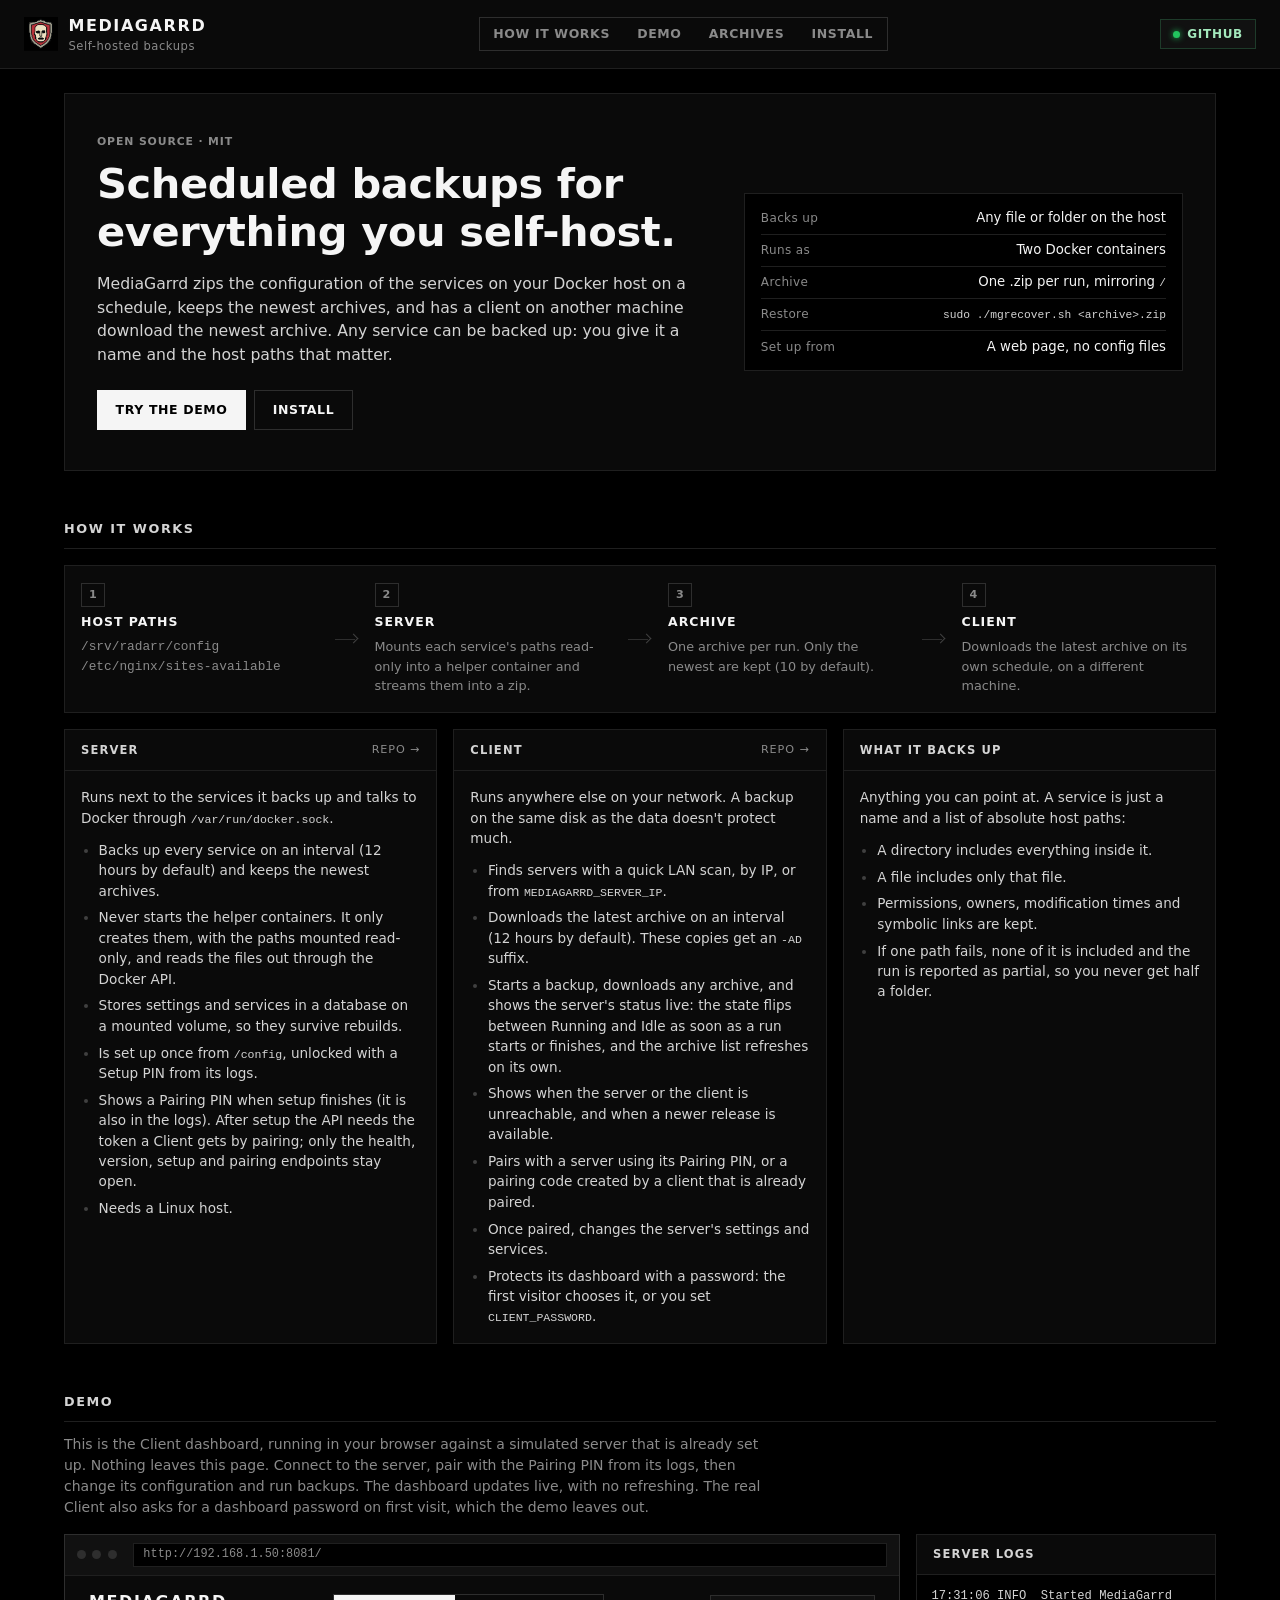
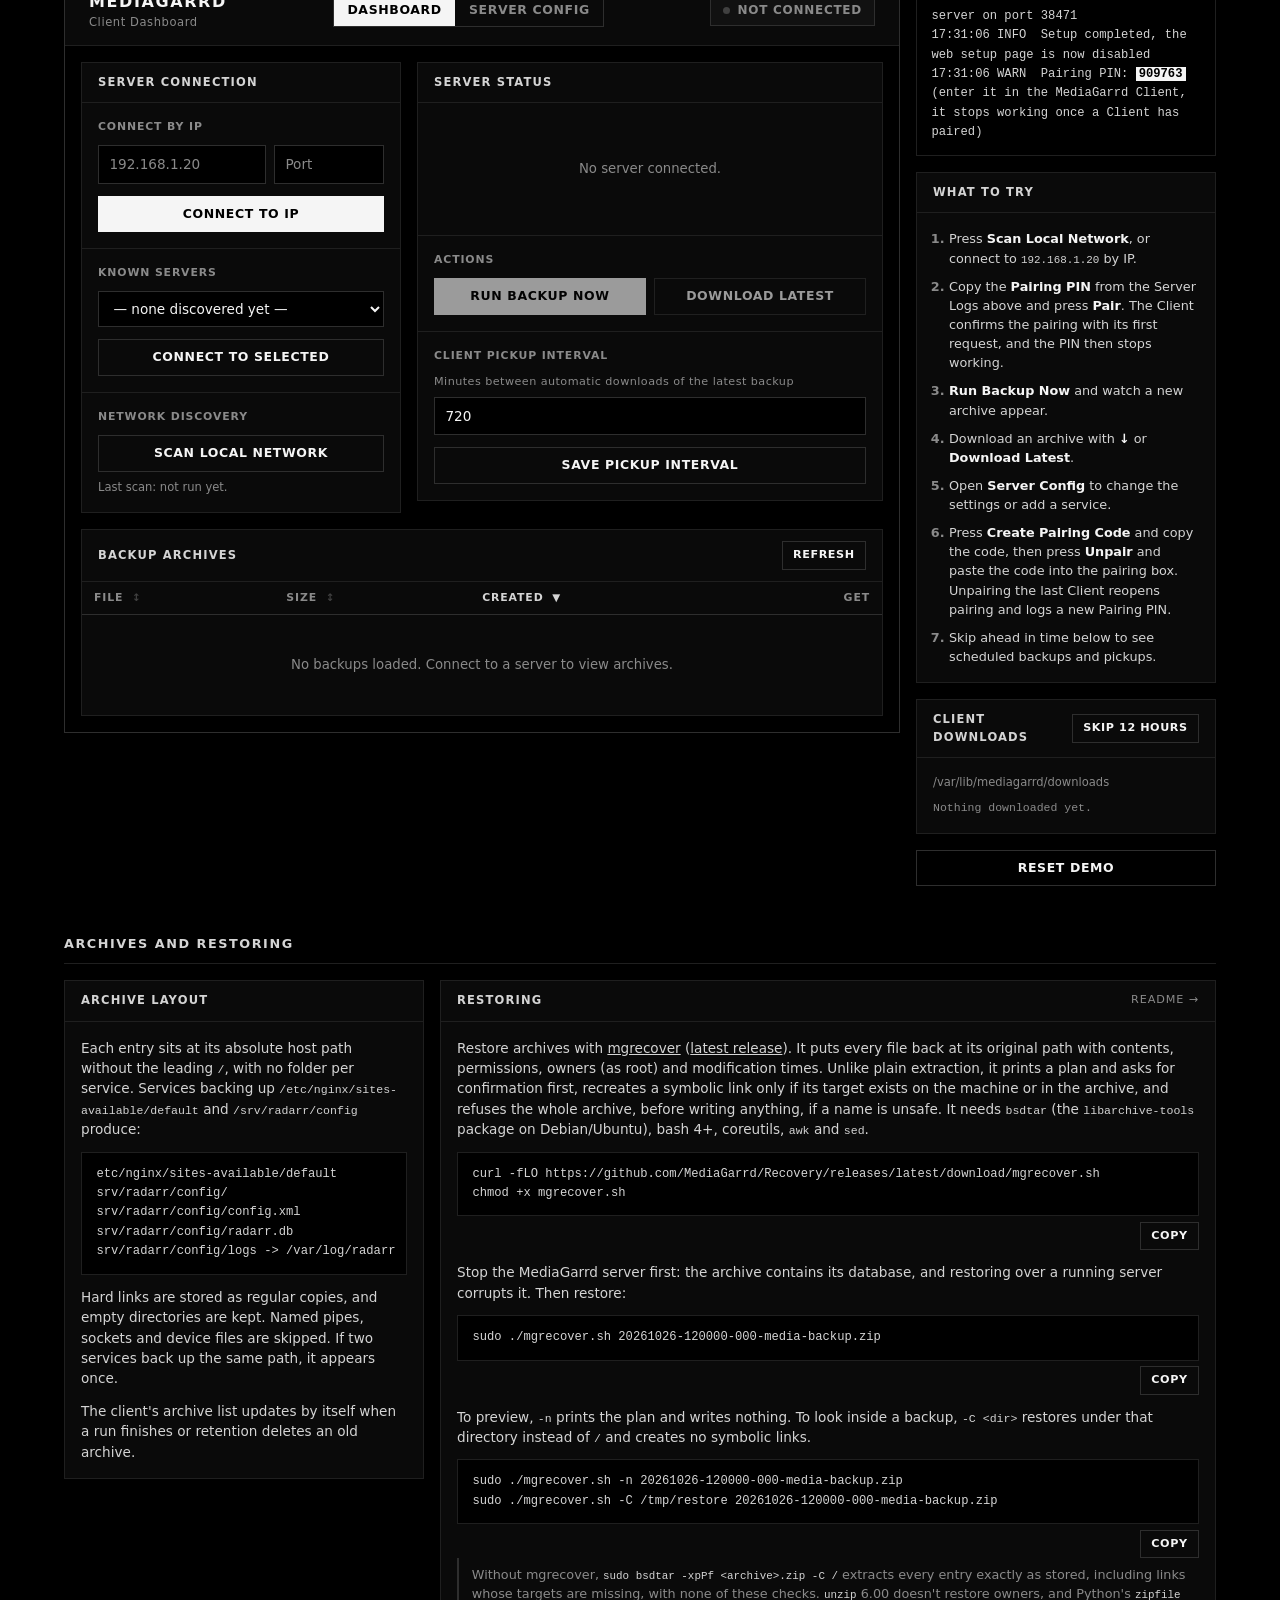
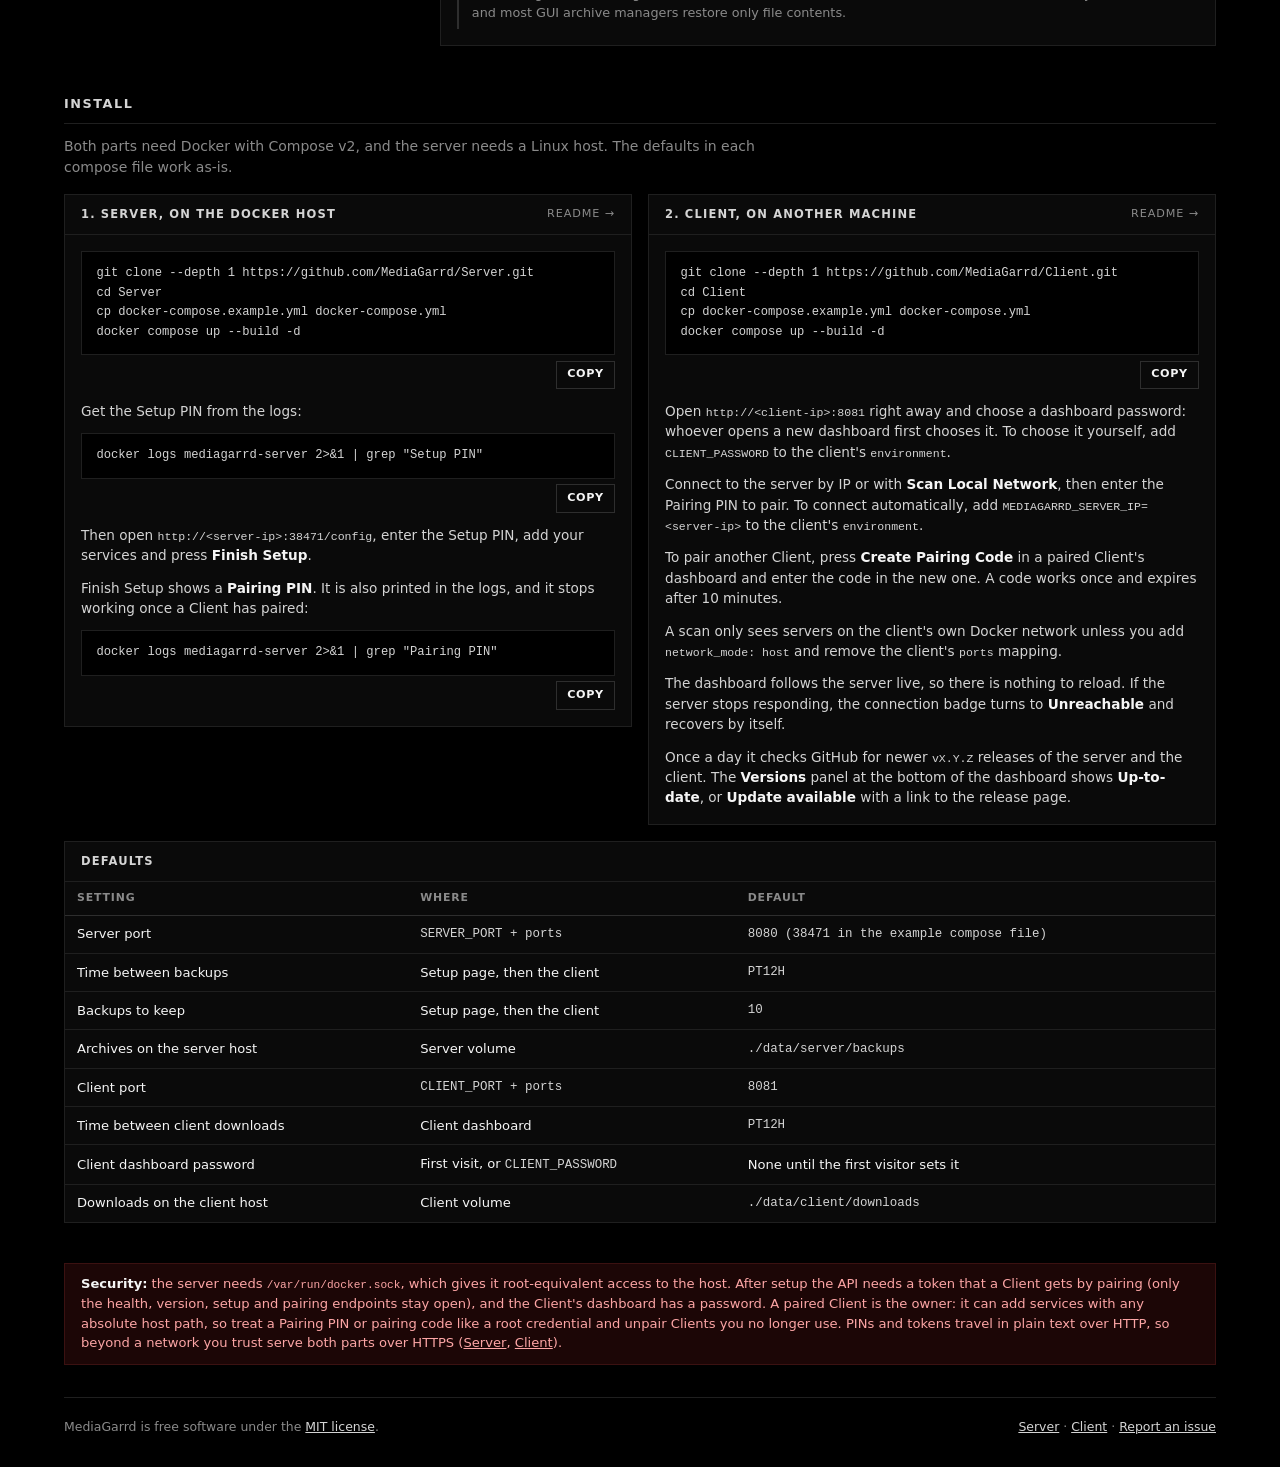
<file: docs/index.html>
<!doctype html>
<html lang="en">
<head>
  <meta charset="UTF-8">
  <meta name="viewport" content="width=device-width, initial-scale=1.0">
  <title>MediaGarrd</title>
  <meta name="description" content="Scheduled, self-hosted backups for the services you run in Docker, with a client that downloads the newest archive to another machine.">
  <link rel="icon" href="assets/mediagarrd_logo-128.png">
  <link rel="stylesheet" href="css/mediagarrd.css">
  <link rel="stylesheet" href="css/site.css">
  <script type="module" src="js/main.js"></script>
</head>
<body>
  <header class="topbar">
    <a class="brand brand-link" href="#top">
      <img class="brand-logo" src="assets/mediagarrd_logo-128.png" alt="" width="34" height="34">
      <span class="brand">
        <span class="brand-title">MediaGarrd</span>
        <span class="brand-sub">Self-hosted backups</span>
      </span>
    </a>
    <nav class="view-toggle site-nav" aria-label="Sections">
      <a href="#how">How it works</a>
      <a href="#demo">Demo</a>
      <a href="#archives">Archives</a>
      <a href="#install">Install</a>
    </nav>
    <a class="conn-badge ok" href="https://github.com/MediaGarrd">
      <span class="dot"></span>
      <span>GitHub</span>
    </a>
  </header>

  <div class="page" id="top">
    <section class="panel hero">
      <div class="hero-copy">
        <p class="section-label">Open source &middot; MIT</p>
        <h1>Scheduled backups for everything you self-host.</h1>
        <p class="lead">
          MediaGarrd zips the configuration of the services on your Docker host on a schedule, keeps the newest archives,
          and has a client on another machine download the newest archive. Any service can be backed up:
          you give it a name and the host paths that matter.
        </p>
        <div class="button-row hero-actions">
          <a class="button" href="#demo">Try the demo</a>
          <a class="button ghost" href="#install">Install</a>
        </div>
      </div>
      <div class="hero-stats">
        <div class="stat-row"><span class="stat-key">Backs up</span><span class="stat-val">Any file or folder on the host</span></div>
        <div class="stat-row"><span class="stat-key">Runs as</span><span class="stat-val">Two Docker containers</span></div>
        <div class="stat-row"><span class="stat-key">Archive</span><span class="stat-val">One .zip per run, mirroring <code>/</code></span></div>
        <div class="stat-row"><span class="stat-key">Restore</span><span class="stat-val"><code>sudo ./mgrecover.sh &lt;archive&gt;.zip</code></span></div>
        <div class="stat-row"><span class="stat-key">Set up from</span><span class="stat-val">A web page, no config files</span></div>
      </div>
    </section>

    <h2 class="section-title" id="how">How it works</h2>
    <section class="panel flow" aria-label="Backup flow">
      <div class="flow-step">
        <span class="flow-index">1</span>
        <span class="flow-title">Host paths</span>
        <span class="flow-text td-mono">/srv/radarr/config<br>/etc/nginx/sites-available</span>
      </div>
      <div class="flow-arrow" aria-hidden="true"></div>
      <div class="flow-step">
        <span class="flow-index">2</span>
        <span class="flow-title">Server</span>
        <span class="flow-text">Mounts each service's paths read-only into a helper container and streams them into a zip.</span>
      </div>
      <div class="flow-arrow" aria-hidden="true"></div>
      <div class="flow-step">
        <span class="flow-index">3</span>
        <span class="flow-title">Archive</span>
        <span class="flow-text">One archive per run. Only the newest are kept (10 by default).</span>
      </div>
      <div class="flow-arrow" aria-hidden="true"></div>
      <div class="flow-step">
        <span class="flow-index">4</span>
        <span class="flow-title">Client</span>
        <span class="flow-text">Downloads the latest archive on its own schedule, on a different machine.</span>
      </div>
    </section>

    <div class="grid-3">
      <section class="panel">
        <div class="panel-header"><span class="panel-title">Server</span><a class="small-link" href="https://github.com/MediaGarrd/Server">Repo &rarr;</a></div>
        <div class="panel-body prose">
          <p>Runs next to the services it backs up and talks to Docker through <code>/var/run/docker.sock</code>.</p>
          <ul>
            <li>Backs up every service on an interval (12 hours by default) and keeps the newest archives.</li>
            <li>Never starts the helper containers. It only creates them, with the paths mounted read-only, and reads the files out through the Docker API.</li>
            <li>Stores settings and services in a database on a mounted volume, so they survive rebuilds.</li>
            <li>Is set up once from <code>/config</code>, unlocked with a Setup PIN from its logs.</li>
            <li>Shows a Pairing PIN when setup finishes (it is also in the logs). After setup the API needs the token a Client gets by pairing; only the health, version, setup and pairing endpoints stay open.</li>
            <li>Needs a Linux host.</li>
          </ul>
        </div>
      </section>
      <section class="panel">
        <div class="panel-header"><span class="panel-title">Client</span><a class="small-link" href="https://github.com/MediaGarrd/Client">Repo &rarr;</a></div>
        <div class="panel-body prose">
          <p>Runs anywhere else on your network. A backup on the same disk as the data doesn't protect much.</p>
          <ul>
            <li>Finds servers with a quick LAN scan, by IP, or from <code>MEDIAGARRD_SERVER_IP</code>.</li>
            <li>Downloads the latest archive on an interval (12 hours by default). These copies get an <code>-AD</code> suffix.</li>
            <li>Starts a backup, downloads any archive, and shows the server's status live: the state flips between Running and Idle as soon as a run starts or finishes, and the archive list refreshes on its own.</li>
            <li>Shows when the server or the client is unreachable, and when a newer release is available.</li>
            <li>Pairs with a server using its Pairing PIN, or a pairing code created by a client that is already paired.</li>
            <li>Once paired, changes the server's settings and services.</li>
            <li>Protects its dashboard with a password: the first visitor chooses it, or you set <code>CLIENT_PASSWORD</code>.</li>
          </ul>
        </div>
      </section>
      <section class="panel">
        <div class="panel-header"><span class="panel-title">What it backs up</span></div>
        <div class="panel-body prose">
          <p>Anything you can point at. A service is just a name and a list of absolute host paths:</p>
          <ul>
            <li>A directory includes everything inside it.</li>
            <li>A file includes only that file.</li>
            <li>Permissions, owners, modification times and symbolic links are kept.</li>
            <li>If one path fails, none of it is included and the run is reported as partial, so you never get half a folder.</li>
          </ul>
        </div>
      </section>
    </div>

    <h2 class="section-title" id="demo">Demo</h2>
    <p class="section-intro">
      This is the Client dashboard, running in your browser against a simulated server that is already set up. Nothing leaves this page.
      Connect to the server, pair with the Pairing PIN from its logs, then change its configuration and run backups. The dashboard updates live, with no refreshing.
      The real Client also asks for a dashboard password on first visit, which the demo leaves out.
    </p>

    <div class="demo-layout">
      <div class="demo-window">
        <div class="window-chrome"><span></span><span></span><span></span><code data-window-url>http://192.168.1.50:8081/</code></div>

        <div class="demo-screen" id="clientDemo">
          <header class="topbar">
            <div class="brand">
              <span class="brand-title">MediaGarrd</span>
              <span class="brand-sub">Client Dashboard</span>
            </div>
            <nav class="view-toggle" aria-label="View">
              <button type="button" data-view-link="dashboard" aria-pressed="true">Dashboard</button>
              <button type="button" data-view-link="config" aria-pressed="false">Server Config</button>
            </nav>
            <div class="conn-badge" data-badge>
              <span class="dot"></span>
              <span data-label>Not Connected</span>
            </div>
          </header>

          <div class="demo-body">
            <div class="banner" data-banner role="status"></div>

            <div class="workspace" data-view="dashboard">
              <section class="panel" data-connection>
                <div class="panel-header"><span class="panel-title">Server Connection</span></div>
                <form class="panel-body" data-ip-form>
                  <div class="section-label">Connect by IP</div>
                  <div class="field-group">
                    <div class="input-row-2">
                      <input name="ip" type="text" placeholder="192.168.1.20" aria-label="Server IP" required>
                      <input name="port" type="number" min="1" max="65535" placeholder="Port" aria-label="Server port">
                    </div>
                  </div>
                  <button type="submit" class="full">Connect to IP</button>
                </form>
                <div class="panel-body">
                  <div class="section-label">Known Servers</div>
                  <div class="field-group">
                    <select aria-label="Known servers" data-known></select>
                  </div>
                  <button type="button" class="full ghost" data-connect-known>Connect to Selected</button>
                </div>
                <div class="panel-body">
                  <div class="section-label">Network Discovery</div>
                  <button type="button" class="full ghost" data-discover>Scan Local Network</button>
                  <div class="scan-bar" aria-hidden="true" data-scan-bar><span></span></div>
                  <p class="note" data-scan-note>Last scan: not run yet.</p>
                </div>
              </section>

              <section class="panel" data-status>
                <div class="panel-header"><span class="panel-title">Server Status</span></div>
                <div class="panel-body">
                  <p class="empty-state" data-no-server>No server connected.</p>
                  <div data-details hidden>
                    <div class="server-url" data-url></div>
                    <div class="stat-row"><span class="stat-key">Backup Interval</span><span class="stat-val" data-interval>—</span></div>
                    <div class="stat-row"><span class="stat-key">Retention</span><span class="stat-val" data-retention>—</span></div>
                    <div class="stat-row"><span class="stat-key">State</span><span class="stat-val"><span class="tag" data-state>Idle</span></span></div>
                  </div>
                </div>
                <div class="panel-body" data-pairing hidden>
                  <form data-pair-form>
                    <div class="section-label">Pair with this server</div>
                    <div class="field-group">
                      <input name="pin" type="text" autocomplete="off" spellcheck="false" placeholder="PIN or pairing code" aria-label="PIN or pairing code" required>
                      <p class="note" data-pair-note></p>
                    </div>
                    <button type="submit" class="full">Pair</button>
                  </form>
                  <div data-manage hidden>
                    <div class="section-label">Pairing</div>
                    <div class="button-row">
                      <button type="button" class="ghost" data-create-code>Create Pairing Code</button>
                      <button type="button" class="danger" data-unpair>Unpair</button>
                    </div>
                    <div class="code-box" data-code-box hidden>
                      <span class="code" data-code></span>
                      <span class="note" data-code-expiry></span>
                    </div>
                    <p class="note">A pairing code lets one more client pair with this server. It works once and expires after 10 minutes.</p>
                  </div>
                </div>
                <div class="panel-body">
                  <div class="section-label">Actions</div>
                  <div class="button-row">
                    <button type="button" class="action-btn" data-run>
                      <span class="btn-label">Run Backup Now</span>
                      <span class="btn-progress indeterminate" aria-hidden="true"></span>
                    </button>
                    <button type="button" class="ghost action-btn" data-pickup>
                      <span class="btn-label">Download Latest</span>
                      <span class="btn-progress" aria-hidden="true"><span class="btn-progress-fill"></span></span>
                    </button>
                  </div>
                </div>
                <form class="panel-body" data-pickup-form>
                  <div class="section-label">Client Pickup Interval</div>
                  <div class="field-group">
                    <label class="field-label" for="pickupMinutes">Minutes between automatic downloads of the latest backup</label>
                    <input id="pickupMinutes" name="minutes" type="number" min="1" step="1" value="720" required>
                  </div>
                  <button type="submit" class="full ghost">Save Pickup Interval</button>
                </form>
              </section>

              <section class="panel wide" data-backups>
                <div class="panel-header">
                  <span class="panel-title">Backup Archives</span>
                  <button type="button" class="ghost small" data-refresh>Refresh</button>
                </div>
                <div class="table-scroll">
                  <table>
                    <thead>
                      <tr>
                        <th class="sortable" data-sort-key="fileName" aria-sort="none"><button type="button" class="sort-btn">File <span class="sort-indicator" aria-hidden="true"></span></button></th>
                        <th class="sortable" data-sort-key="sizeBytes" aria-sort="none"><button type="button" class="sort-btn">Size <span class="sort-indicator" aria-hidden="true"></span></button></th>
                        <th class="sortable" data-sort-key="createdAt" aria-sort="none"><button type="button" class="sort-btn">Created <span class="sort-indicator" aria-hidden="true"></span></button></th>
                        <th class="actions-cell">Get</th>
                      </tr>
                    </thead>
                    <tbody></tbody>
                  </table>
                </div>
                <p class="empty-state" data-empty>No backups loaded. Connect to a server to view archives.</p>
              </section>
            </div>

            <div data-view="config" hidden>
              <section class="panel" data-unavailable hidden>
                <p class="empty-state" data-reason></p>
              </section>
              <div class="workspace" data-config-content hidden>
                <section class="panel" data-settings></section>
                <section class="panel" data-services></section>
              </div>
            </div>
          </div>
        </div>
      </div>

      <aside class="demo-side">
        <section class="panel">
          <div class="panel-header"><span class="panel-title">Server Logs</span></div>
          <pre class="terminal" data-log></pre>
        </section>
        <section class="panel">
          <div class="panel-header"><span class="panel-title">What to try</span></div>
          <ol class="panel-body steps">
            <li>Press <strong>Scan Local Network</strong>, or connect to <code>192.168.1.20</code> by IP.</li>
            <li>Copy the <strong>Pairing PIN</strong> from the Server Logs above and press <strong>Pair</strong>. The Client confirms the pairing with its first request, and the PIN then stops working.</li>
            <li><strong>Run Backup Now</strong> and watch a new archive appear.</li>
            <li>Download an archive with <strong>&darr;</strong> or <strong>Download Latest</strong>.</li>
            <li>Open <strong>Server Config</strong> to change the settings or add a service.</li>
            <li>Press <strong>Create Pairing Code</strong> and copy the code, then press <strong>Unpair</strong> and paste the code into the pairing box. Unpairing the last Client reopens pairing and logs a new Pairing PIN.</li>
            <li>Skip ahead in time below to see scheduled backups and pickups.</li>
          </ol>
        </section>
        <section class="panel">
          <div class="panel-header">
            <span class="panel-title">Client Downloads</span>
            <button type="button" class="ghost small" data-fast-forward>Skip 12 Hours</button>
          </div>
          <div class="panel-body">
            <p class="note downloads-path">/var/lib/mediagarrd/downloads</p>
            <ul class="downloads td-mono" data-downloads></ul>
          </div>
        </section>
        <button type="button" class="ghost full" data-reset>Reset Demo</button>
      </aside>
    </div>

    <template id="settingsTemplate">
      <div class="panel-header"><span class="panel-title">Backup Settings</span></div>
      <form class="panel-body">
        <div class="field-group">
          <label class="field-label">Backup location inside the server container
            <input name="backupLocation" pattern="/.*" title="An absolute path starting with /" required>
          </label>
          <p class="note">Must be on a mounted volume, otherwise archives are lost when the server container is recreated.</p>
        </div>
        <div class="field-group">
          <label class="field-label">Hours between backups
            <input name="intervalHours" type="number" min="0.25" max="8760" step="0.25" required>
          </label>
        </div>
        <div class="field-group">
          <label class="field-label">Backups to keep
            <input name="retentionCount" type="number" min="1" step="1" required>
          </label>
        </div>
        <div class="button-row"><button type="submit">Save Settings</button></div>
      </form>
    </template>

    <template id="servicesTemplate">
      <div class="panel-header"><span class="panel-title" data-form-title>Add Service</span></div>
      <form class="panel-body">
        <div class="field-group">
          <label class="field-label">Name
            <input name="name" placeholder="radarr" pattern="[A-Za-z0-9][A-Za-z0-9_.\-]{0,63}" title="Up to 64 letters, digits, '.', '_' or '-', starting with a letter or digit" required>
          </label>
        </div>
        <div class="field-group">
          <span class="field-label">Host paths to back up</span>
          <div class="field-group" data-paths></div>
          <button type="button" class="ghost" data-add-path>+ Add Path</button>
        </div>
        <div class="button-row">
          <button type="submit">Save Service</button>
          <button type="button" class="ghost" data-cancel hidden>Cancel</button>
        </div>
      </form>
      <div class="panel-header"><span class="panel-title">Configured Services</span></div>
      <div class="table-scroll">
        <table>
          <thead><tr><th>Name</th><th>Paths</th><th></th></tr></thead>
          <tbody></tbody>
        </table>
      </div>
      <p class="empty-state" data-empty>No services configured yet.</p>
    </template>

    <template id="pathTemplate">
      <div class="input-row">
        <input name="path" placeholder="/srv/appdata/radarr/config" pattern="/.+" title="An absolute host path starting with /" aria-label="Host path" required>
        <button type="button" class="ghost" title="Remove path" aria-label="Remove path">&times;</button>
      </div>
    </template>

    <template id="serviceRowTemplate">
      <tr>
        <td data-name></td>
        <td class="td-mono" data-paths></td>
        <td class="actions-cell">
          <button type="button" class="ghost" data-edit>Edit</button>
          <button type="button" class="danger" data-remove>Remove</button>
        </td>
      </tr>
    </template>

    <template id="backupRowTemplate">
      <tr>
        <td class="td-mono" data-file></td>
        <td data-size></td>
        <td class="td-muted" data-created></td>
        <td class="actions-cell"><button type="button" class="ghost icon-btn" title="Download this backup" aria-label="Download this backup">↓</button></td>
      </tr>
    </template>

    <h2 class="section-title" id="archives">Archives and restoring</h2>
    <div class="workspace">
      <section class="panel">
        <div class="panel-header"><span class="panel-title">Archive Layout</span></div>
        <div class="panel-body prose">
          <p>Each entry sits at its absolute host path without the leading <code>/</code>, with no folder per service. Services backing up <code>/etc/nginx/sites-available/default</code> and <code>/srv/radarr/config</code> produce:</p>
<pre class="terminal">etc/nginx/sites-available/default
srv/radarr/config/
srv/radarr/config/config.xml
srv/radarr/config/radarr.db
srv/radarr/config/logs -&gt; /var/log/radarr</pre>
          <p>Hard links are stored as regular copies, and empty directories are kept. Named pipes, sockets and device files are skipped. If two services back up the same path, it appears once.</p>
          <p>The client's archive list updates by itself when a run finishes or retention deletes an old archive.</p>
        </div>
      </section>
      <section class="panel">
        <div class="panel-header"><span class="panel-title">Restoring</span><a class="small-link" href="https://github.com/MediaGarrd/Recovery#readme">README &rarr;</a></div>
        <div class="panel-body prose">
          <p>Restore archives with <a href="https://github.com/MediaGarrd/Recovery">mgrecover</a> (<a href="https://github.com/MediaGarrd/Recovery/releases/latest">latest release</a>). It puts every file back at its original path with contents, permissions, owners (as root) and modification times. Unlike plain extraction, it prints a plan and asks for confirmation first, recreates a symbolic link only if its target exists on the machine or in the archive, and refuses the whole archive, before writing anything, if a name is unsafe. It needs <code>bsdtar</code> (the <code>libarchive-tools</code> package on Debian/Ubuntu), bash 4+, coreutils, <code>awk</code> and <code>sed</code>.</p>
          <div class="code-block"><pre class="terminal">curl -fLO https://github.com/MediaGarrd/Recovery/releases/latest/download/mgrecover.sh
chmod +x mgrecover.sh</pre><button type="button" class="ghost small" data-copy>Copy</button></div>
          <p>Stop the MediaGarrd server first: the archive contains its database, and restoring over a running server corrupts it. Then restore:</p>
          <div class="code-block"><pre class="terminal">sudo ./mgrecover.sh 20261026-120000-000-media-backup.zip</pre><button type="button" class="ghost small" data-copy>Copy</button></div>
          <p>To preview, <code>-n</code> prints the plan and writes nothing. To look inside a backup, <code>-C &lt;dir&gt;</code> restores under that directory instead of <code>/</code> and creates no symbolic links.</p>
          <div class="code-block"><pre class="terminal">sudo ./mgrecover.sh -n 20261026-120000-000-media-backup.zip
sudo ./mgrecover.sh -C /tmp/restore 20261026-120000-000-media-backup.zip</pre><button type="button" class="ghost small" data-copy>Copy</button></div>
          <div class="callout">
            Without mgrecover, <code>sudo bsdtar -xpPf &lt;archive&gt;.zip -C /</code> extracts every entry exactly as stored, including links whose targets are missing, with none of these checks. <code>unzip</code> 6.00 doesn't restore owners, and Python's <code>zipfile</code> and most GUI archive managers restore only file contents.
          </div>
        </div>
      </section>
    </div>

    <h2 class="section-title" id="install">Install</h2>
    <p class="section-intro">Both parts need Docker with Compose v2, and the server needs a Linux host. The defaults in each compose file work as-is.</p>
    <div class="workspace even">
      <section class="panel">
        <div class="panel-header"><span class="panel-title">1. Server, on the Docker host</span><a class="small-link" href="https://github.com/MediaGarrd/Server#readme">README &rarr;</a></div>
        <div class="panel-body prose">
          <div class="code-block"><pre class="terminal">git clone --depth 1 https://github.com/MediaGarrd/Server.git
cd Server
cp docker-compose.example.yml docker-compose.yml
docker compose up --build -d</pre><button type="button" class="ghost small" data-copy>Copy</button></div>
          <p>Get the Setup PIN from the logs:</p>
          <div class="code-block"><pre class="terminal">docker logs mediagarrd-server 2>&amp;1 | grep "Setup PIN"</pre><button type="button" class="ghost small" data-copy>Copy</button></div>
          <p>Then open <code>http://&lt;server-ip&gt;:38471/config</code>, enter the Setup PIN, add your services and press <strong>Finish Setup</strong>.</p>
          <p>Finish Setup shows a <strong>Pairing PIN</strong>. It is also printed in the logs, and it stops working once a Client has paired:</p>
          <div class="code-block"><pre class="terminal">docker logs mediagarrd-server 2>&amp;1 | grep "Pairing PIN"</pre><button type="button" class="ghost small" data-copy>Copy</button></div>
        </div>
      </section>
      <section class="panel">
        <div class="panel-header"><span class="panel-title">2. Client, on another machine</span><a class="small-link" href="https://github.com/MediaGarrd/Client#readme">README &rarr;</a></div>
        <div class="panel-body prose">
          <div class="code-block"><pre class="terminal">git clone --depth 1 https://github.com/MediaGarrd/Client.git
cd Client
cp docker-compose.example.yml docker-compose.yml
docker compose up --build -d</pre><button type="button" class="ghost small" data-copy>Copy</button></div>
          <p>Open <code>http://&lt;client-ip&gt;:8081</code> right away and choose a dashboard password: whoever opens a new dashboard first chooses it. To choose it yourself, add <code>CLIENT_PASSWORD</code> to the client's <code>environment</code>.</p>
          <p>Connect to the server by IP or with <strong>Scan Local Network</strong>, then enter the Pairing PIN to pair. To connect automatically, add <code>MEDIAGARRD_SERVER_IP=&lt;server-ip&gt;</code> to the client's <code>environment</code>.</p>
          <p>To pair another Client, press <strong>Create Pairing Code</strong> in a paired Client's dashboard and enter the code in the new one. A code works once and expires after 10 minutes.</p>
          <p>A scan only sees servers on the client's own Docker network unless you add <code>network_mode: host</code> and remove the client's <code>ports</code> mapping.</p>
          <p>The dashboard follows the server live, so there is nothing to reload. If the server stops responding, the connection badge turns to <strong>Unreachable</strong> and recovers by itself.</p>
          <p>Once a day it checks GitHub for newer <code>vX.Y.Z</code> releases of the server and the client. The <strong>Versions</strong> panel at the bottom of the dashboard shows <strong>Up-to-date</strong>, or <strong>Update available</strong> with a link to the release page.</p>
        </div>
      </section>
      <section class="panel wide">
        <div class="panel-header"><span class="panel-title">Defaults</span></div>
        <div class="table-scroll">
          <table>
            <thead><tr><th>Setting</th><th>Where</th><th>Default</th></tr></thead>
            <tbody>
              <tr><td>Server port</td><td class="td-mono">SERVER_PORT + ports</td><td class="td-mono">8080 (38471 in the example compose file)</td></tr>
              <tr><td>Time between backups</td><td>Setup page, then the client</td><td class="td-mono">PT12H</td></tr>
              <tr><td>Backups to keep</td><td>Setup page, then the client</td><td class="td-mono">10</td></tr>
              <tr><td>Archives on the server host</td><td>Server volume</td><td class="td-mono">./data/server/backups</td></tr>
              <tr><td>Client port</td><td class="td-mono">CLIENT_PORT + ports</td><td class="td-mono">8081</td></tr>
              <tr><td>Time between client downloads</td><td>Client dashboard</td><td class="td-mono">PT12H</td></tr>
              <tr><td>Client dashboard password</td><td>First visit, or <span class="td-mono">CLIENT_PASSWORD</span></td><td>None until the first visitor sets it</td></tr>
              <tr><td>Downloads on the client host</td><td>Client volume</td><td class="td-mono">./data/client/downloads</td></tr>
            </tbody>
          </table>
        </div>
      </section>
    </div>

    <div class="banner visible security">
      <strong>Security:</strong> the server needs <code>/var/run/docker.sock</code>, which gives it root-equivalent access to the host.
      After setup the API needs a token that a Client gets by pairing (only the health, version, setup and pairing endpoints stay open), and the Client's dashboard has a password.
      A paired Client is the owner: it can add services with any absolute host path, so treat a Pairing PIN or pairing code like a root credential and unpair Clients you no longer use.
      PINs and tokens travel in plain text over HTTP, so beyond a network you trust serve both parts over HTTPS
      (<a href="https://github.com/MediaGarrd/Server/blob/main/docs/https.md">Server</a>, <a href="https://github.com/MediaGarrd/Client/blob/main/docs/https.md">Client</a>).
    </div>

    <footer class="site-footer">
      <span>MediaGarrd is free software under the <a href="https://github.com/MediaGarrd/MediaGarrd/blob/main/LICENSE">MIT license</a>.</span>
      <span>
        <a href="https://github.com/MediaGarrd/Server">Server</a> &middot;
        <a href="https://github.com/MediaGarrd/Client">Client</a> &middot;
        <a href="https://github.com/MediaGarrd/Server/issues">Report an issue</a>
      </span>
    </footer>
  </div>
</body>
</html>
</file>
<file: docs/css/mediagarrd.css>
:root {
  --bg: #000;
  --surface: #0a0a0a;
  --surface-raised: #111;
  --ink: #f5f5f5;
  --muted: #8a8a8a;
  --subtle: #404040;
  --border: #1f1f1f;
  --border-mid: #2e2e2e;
  --accent: #f5f5f5;
  --accent-dim: #d4d4d4;
  --ok: #22c55e;
  --mono: "JetBrains Mono", "Fira Code", ui-monospace, monospace;
}

*, *::before, *::after { box-sizing: border-box; margin: 0; padding: 0; }

body {
  font-family: "Space Grotesk", "Inter", "Avenir Next", ui-sans-serif, system-ui, sans-serif;
  background: var(--bg);
  color: var(--ink);
  min-height: 100vh;
  font-size: 14px;
  line-height: 1.5;
}

[hidden] { display: none !important; }

.topbar {
  display: flex;
  align-items: center;
  justify-content: space-between;
  gap: 1rem;
  flex-wrap: wrap;
  padding: 0.85rem 1.5rem;
  border-bottom: 1px solid var(--border);
  background: var(--surface);
  position: sticky;
  top: 0;
  z-index: 10;
}

.brand { display: flex; flex-direction: column; }
.brand-title { font-size: 1rem; font-weight: 700; letter-spacing: 0.1em; text-transform: uppercase; }
.brand-sub { font-size: 0.72rem; color: var(--muted); letter-spacing: 0.05em; }

.view-toggle { display: flex; border: 1px solid var(--border-mid); }
.view-toggle button { background: transparent; color: var(--muted); border: none; padding: 0.4rem 0.85rem; }
.view-toggle button:hover { background: var(--surface-raised); color: var(--ink); }
.view-toggle button[aria-pressed="true"] { background: var(--accent); color: #000; }

.conn-badge {
  display: flex;
  align-items: center;
  gap: 0.45rem;
  padding: 0.32rem 0.75rem;
  border: 1px solid var(--border-mid);
  font-size: 0.75rem;
  font-weight: 600;
  text-transform: uppercase;
  letter-spacing: 0.06em;
  color: var(--muted);
  background: var(--surface-raised);
  white-space: nowrap;
}
.conn-badge .dot {
  width: 7px;
  height: 7px;
  border-radius: 50%;
  background: var(--subtle);
  flex-shrink: 0;
  transition: background 300ms;
}
.conn-badge.ok { color: #a3e8bc; border-color: #1e3b2a; }
.conn-badge.ok .dot { background: var(--ok); box-shadow: 0 0 6px var(--ok); }
.conn-badge.checking { color: var(--accent-dim); }
.conn-badge.checking .dot { background: #a3a3a3; }

.page { max-width: 1200px; margin: 0 auto; padding: 1.5rem; animation: fadein 350ms ease; }
.workspace {
  display: grid;
  grid-template-columns: 360px 1fr;
  gap: 1rem;
  align-items: start;
}
@media (max-width: 900px) { .workspace { grid-template-columns: 1fr; } }

.panel { background: var(--surface); border: 1px solid var(--border); }
.panel.wide { grid-column: 1 / -1; }
.panel-header {
  display: flex;
  align-items: center;
  justify-content: space-between;
  padding: 0.7rem 1rem;
  border-bottom: 1px solid var(--border);
}
.panel-title { font-size: 0.72rem; font-weight: 700; letter-spacing: 0.1em; text-transform: uppercase; color: var(--accent-dim); }
.panel-body { padding: 1rem; }
.panel-body + .panel-body { border-top: 1px solid var(--border); }
.section-label {
  font-size: 0.68rem;
  font-weight: 600;
  letter-spacing: 0.08em;
  text-transform: uppercase;
  color: var(--muted);
  margin-bottom: 0.6rem;
}

.field-group { display: flex; flex-direction: column; gap: 0.4rem; margin-bottom: 0.75rem; }
.field-label { font-size: 0.7rem; color: var(--muted); letter-spacing: 0.04em; }
.note { font-size: 0.72rem; color: var(--muted); margin-top: 0.45rem; }
.input-row { display: grid; grid-template-columns: 1fr auto; gap: 0.5rem; }
.input-row-2 { display: grid; grid-template-columns: 1fr 110px; gap: 0.5rem; }
.button-row { display: flex; gap: 0.5rem; flex-wrap: wrap; }
.button-row > button { flex: 1; }

input, select {
  width: 100%;
  background: var(--bg);
  color: var(--ink);
  border: 1px solid var(--border-mid);
  padding: 0.5rem 0.65rem;
  font: inherit;
  font-size: 0.85rem;
  outline: none;
  transition: border-color 150ms;
}
input:focus, select:focus { border-color: var(--subtle); }
input:focus-visible, select:focus-visible, button:focus-visible { outline: 2px solid var(--accent); outline-offset: 2px; }
input::placeholder { color: var(--muted); }

button {
  background: var(--accent);
  color: #000;
  border: 1px solid var(--accent);
  padding: 0.5rem 0.85rem;
  font: inherit;
  font-size: 0.78rem;
  font-weight: 700;
  letter-spacing: 0.05em;
  text-transform: uppercase;
  cursor: pointer;
  white-space: nowrap;
  transition: background 120ms, color 120ms, border-color 120ms, transform 70ms, box-shadow 120ms;
}
button:hover { background: var(--accent-dim); border-color: var(--accent-dim); }
button:active { transform: translateY(1px) scale(0.98); box-shadow: inset 0 0 0 2px #000; }
button:disabled { cursor: not-allowed; opacity: 0.62; transform: none; }
button.ghost { background: transparent; color: var(--ink); border-color: var(--border-mid); }
button.ghost:hover { border-color: var(--subtle); background: var(--surface-raised); }
button.danger { background: transparent; color: #fca5a5; border-color: #3b1111; }
button.danger:hover { background: #1c0606; }
button.full { width: 100%; }
button.small { padding: 0.3rem 0.65rem; font-size: 0.7rem; }

.action-btn { position: relative; overflow: hidden; }
.action-btn .btn-label { position: relative; z-index: 1; }
.btn-progress {
  position: absolute;
  left: 0;
  right: 0;
  bottom: 0;
  height: 2px;
  display: none;
  background: rgba(255, 255, 255, 0.12);
  overflow: hidden;
}
.action-btn.busy .btn-progress { display: block; }
.btn-progress.indeterminate::after {
  content: '';
  display: block;
  width: 34%;
  height: 100%;
  background: linear-gradient(90deg, transparent, rgba(255, 255, 255, 0.85), transparent);
  animation: sweep 1.1s linear infinite;
}
.btn-progress-fill {
  display: block;
  width: 0;
  height: 100%;
  background: linear-gradient(90deg, #9ca3af, #f5f5f5);
  transition: width 120ms linear;
}

.stat-row {
  display: flex;
  align-items: baseline;
  justify-content: space-between;
  padding: 0.35rem 0;
  border-bottom: 1px solid var(--border);
  font-size: 0.83rem;
}
.stat-row:last-child { border-bottom: none; }
.stat-key { color: var(--muted); font-size: 0.75rem; letter-spacing: 0.03em; }
.stat-val { font-weight: 600; text-align: right; font-variant-numeric: tabular-nums; }

.tag {
  display: inline-block;
  padding: 0.12rem 0.45rem;
  font-size: 0.7rem;
  font-weight: 700;
  letter-spacing: 0.07em;
  text-transform: uppercase;
  border: 1px solid var(--border-mid);
  color: var(--muted);
}
.tag.running { color: #a3e8bc; border-color: #1e3b2a; }

.scan-bar { display: none; height: 2px; background: var(--border); overflow: hidden; margin-top: 0.6rem; }
.scan-bar.active { display: block; }
.scan-bar > span {
  display: block;
  width: 30%;
  height: 100%;
  background: linear-gradient(90deg, transparent, var(--accent-dim), transparent);
  animation: sweep 1.1s linear infinite;
}

.server-url {
  font-family: var(--mono);
  font-size: 0.78rem;
  color: var(--accent-dim);
  word-break: break-all;
  padding: 0.4rem 0.6rem;
  background: var(--surface-raised);
  border: 1px solid var(--border);
  margin-bottom: 0.75rem;
}

table { width: 100%; border-collapse: collapse; font-size: 0.82rem; }
thead th {
  padding: 0.5rem 0.75rem;
  text-align: left;
  font-size: 0.68rem;
  font-weight: 700;
  letter-spacing: 0.08em;
  text-transform: uppercase;
  color: var(--muted);
  border-bottom: 1px solid var(--border-mid);
}
thead th.sortable { white-space: nowrap; }
thead th.sortable:hover, thead th.sortable.active { color: var(--accent-dim); }
thead th .sort-btn { background: none; border: none; padding: 0; cursor: pointer; transform: none; box-shadow: none; color: inherit; font: inherit; letter-spacing: inherit; text-transform: inherit; user-select: none; transition: color 120ms; }
thead th .sort-btn:hover { background: none; color: var(--accent-dim); }
.sort-indicator { margin-left: 0.25rem; font-size: 0.65rem; color: var(--subtle); vertical-align: middle; }
thead th.sortable.active .sort-indicator { color: var(--accent-dim); }
tbody tr { border-bottom: 1px solid var(--border); transition: background 100ms; }
tbody tr:last-child { border-bottom: none; }
tbody tr:hover { background: var(--surface-raised); }
tbody td { padding: 0.55rem 0.75rem; vertical-align: middle; }
.td-mono { font-family: var(--mono); font-size: 0.78rem; color: var(--accent-dim); white-space: pre-line; word-break: break-all; }
.td-muted { color: var(--muted); }
.actions-cell { text-align: right; white-space: nowrap; }
.actions-cell button + button { margin-left: 0.4rem; }
.empty-state { padding: 2.5rem 1rem; text-align: center; color: var(--muted); font-size: 0.83rem; }

.icon-btn {
  min-width: 34px;
  height: 28px;
  padding: 0;
  font-size: 0.95rem;
  line-height: 1;
  font-weight: 800;
  letter-spacing: 0;
  text-transform: none;
}
.row-progress-circle {
  width: 16px;
  height: 16px;
  border-radius: 50%;
  display: inline-block;
  position: relative;
  background: conic-gradient(var(--accent-dim) var(--p, 0%), var(--border-mid) 0);
}
.row-progress-circle::after {
  content: '';
  position: absolute;
  inset: 3px;
  border-radius: 50%;
  background: var(--surface);
}

.banner {
  display: none;
  margin-bottom: 1rem;
  padding: 0.65rem 1rem;
  font-size: 0.82rem;
  background: #1c0606;
  border: 1px solid #3b1111;
  color: #fca5a5;
}
.banner.visible { display: block; }
.banner.ok { background: #06140b; border-color: #1e3b2a; color: #a3e8bc; }

@keyframes sweep {
  from { transform: translateX(-150%); }
  to { transform: translateX(420%); }
}

@keyframes fadein {
  from { opacity: 0; transform: translateY(6px); }
  to { opacity: 1; transform: translateY(0); }
}
</file>
<file: docs/css/site.css>
:root { color-scheme: dark; }

html { scroll-behavior: smooth; scroll-padding-top: 5rem; }

a { color: var(--accent-dim); }
a:hover { color: var(--ink); }
code { font-family: var(--mono); font-size: 0.85em; color: var(--accent-dim); }
strong { color: var(--ink); }

.brand-link { flex-direction: row; align-items: center; gap: 0.65rem; color: var(--ink); text-decoration: none; }
.brand-logo { width: 34px; height: 34px; }

.site-nav a {
  color: var(--muted);
  text-decoration: none;
  padding: 0.4rem 0.85rem;
  font-size: 0.78rem;
  font-weight: 700;
  letter-spacing: 0.05em;
  text-transform: uppercase;
  white-space: nowrap;
}
.site-nav a:hover { background: var(--surface-raised); color: var(--ink); }
a.conn-badge { text-decoration: none; }

.button {
  display: inline-block;
  background: var(--accent);
  color: #000;
  border: 1px solid var(--accent);
  padding: 0.6rem 1.1rem;
  font-size: 0.78rem;
  font-weight: 700;
  letter-spacing: 0.05em;
  text-transform: uppercase;
  text-decoration: none;
  transition: background 120ms, border-color 120ms;
}
.button:hover { background: var(--accent-dim); border-color: var(--accent-dim); color: #000; }
.button.ghost { background: transparent; color: var(--ink); border-color: var(--border-mid); }
.button.ghost:hover { background: var(--surface-raised); border-color: var(--subtle); }

.hero {
  display: grid;
  grid-template-columns: 1.4fr 1fr;
  gap: 2rem;
  padding: 2.5rem 2rem;
  align-items: center;
}
.hero h1 { font-size: clamp(1.8rem, 4vw, 2.6rem); line-height: 1.15; letter-spacing: -0.01em; margin-bottom: 1rem; }
.lead { color: var(--accent-dim); font-size: 0.98rem; max-width: 60ch; }
.hero-actions { margin-top: 1.5rem; }
.hero-actions .button { flex: 0 0 auto; }
.hero-stats { border: 1px solid var(--border); background: var(--bg); padding: 0.5rem 1rem; }
.hero-stats .stat-val { font-weight: 500; }

.section-title {
  font-size: 0.8rem;
  font-weight: 700;
  letter-spacing: 0.12em;
  text-transform: uppercase;
  color: var(--accent-dim);
  margin: 3rem 0 1rem;
  padding-bottom: 0.6rem;
  border-bottom: 1px solid var(--border);
}
.section-intro { color: var(--muted); margin: -0.25rem 0 1rem; max-width: 80ch; }

.flow {
  display: grid;
  grid-template-columns: 1fr auto 1fr auto 1fr auto 1fr;
  align-items: stretch;
  margin-bottom: 1rem;
}
.flow-step { display: flex; flex-direction: column; gap: 0.35rem; padding: 1.1rem 1rem; }
.flow-index {
  width: 1.5rem;
  height: 1.5rem;
  display: grid;
  place-items: center;
  border: 1px solid var(--border-mid);
  font-size: 0.7rem;
  font-weight: 700;
  color: var(--muted);
}
.flow-title { font-weight: 700; text-transform: uppercase; letter-spacing: 0.08em; font-size: 0.78rem; }
.flow-text { color: var(--muted); font-size: 0.8rem; }
.flow-arrow { width: 1.5rem; position: relative; }
.flow-arrow::before { content: ''; position: absolute; top: 50%; left: 0; right: 4px; height: 1px; background: var(--border-mid); }
.flow-arrow::after {
  content: '';
  position: absolute;
  top: calc(50% - 4px);
  right: 2px;
  width: 7px;
  height: 7px;
  border-top: 1px solid var(--subtle);
  border-right: 1px solid var(--subtle);
  transform: rotate(45deg);
}

.grid-3 { display: grid; grid-template-columns: repeat(3, 1fr); gap: 1rem; }
.small-link { font-size: 0.7rem; text-transform: uppercase; letter-spacing: 0.08em; text-decoration: none; color: var(--muted); }

.prose { color: var(--accent-dim); font-size: 0.85rem; }
.prose p + p, .prose p + ul, .prose p + .code-block, .prose .code-block + p, .prose pre + p, .prose p + pre, .prose p + .callout { margin-top: 0.75rem; }
.prose ul { padding-left: 1.1rem; display: flex; flex-direction: column; gap: 0.4rem; margin-top: 0.6rem; }
.prose li::marker { color: var(--subtle); }

.terminal {
  font-family: var(--mono);
  font-size: 0.76rem;
  line-height: 1.6;
  color: var(--accent-dim);
  background: var(--bg);
  border: 1px solid var(--border);
  padding: 0.75rem 0.9rem;
  overflow-x: auto;
  white-space: pre;
}
.terminal mark { background: var(--ink); color: var(--bg); font-weight: 700; padding: 0 0.25em; }
.code-block [data-copy] { display: block; margin: 0.35rem 0 0 auto; }
.callout { border-left: 2px solid var(--border-mid); padding: 0.4rem 0 0.4rem 0.8rem; color: var(--muted); font-size: 0.8rem; }

.demo-layout { display: grid; grid-template-columns: minmax(0, 1fr) 300px; gap: 1rem; align-items: start; }
.demo-window { border: 1px solid var(--border-mid); background: var(--bg); min-width: 0; }
.window-chrome {
  display: flex;
  align-items: center;
  gap: 0.4rem;
  padding: 0.5rem 0.75rem;
  border-bottom: 1px solid var(--border);
  background: var(--surface-raised);
}
.window-chrome > span { width: 9px; height: 9px; border-radius: 50%; background: var(--border-mid); }
.window-chrome code {
  margin-left: 0.6rem;
  flex: 1;
  min-width: 0;
  overflow: hidden;
  text-overflow: ellipsis;
  white-space: nowrap;
  background: var(--bg);
  border: 1px solid var(--border);
  padding: 0.15rem 0.6rem;
  color: var(--muted);
}
.demo-screen .topbar { position: static; }
.demo-body { padding: 1rem; min-height: 520px; }
.demo-body .workspace { grid-template-columns: minmax(0, 320px) minmax(0, 1fr); }
.field-label > input { margin-top: 0.4rem; }
.table-scroll { overflow-x: auto; }
.code-box { display: flex; flex-wrap: wrap; align-items: baseline; justify-content: space-between; gap: 0.25rem 0.75rem; margin-top: 0.75rem; padding: 0.6rem 0.75rem; border: 1px solid var(--border-mid); background: var(--bg); }
.code-box .code { font-family: var(--mono); font-size: 1.05rem; letter-spacing: 0.08em; user-select: all; }

.demo-side { display: flex; flex-direction: column; gap: 1rem; }
.demo-side .terminal { border: none; max-height: 220px; overflow-y: auto; white-space: pre-wrap; word-break: break-word; }
.steps { padding-left: 2rem; display: flex; flex-direction: column; gap: 0.55rem; color: var(--accent-dim); font-size: 0.8rem; }
.steps li::marker { color: var(--muted); font-weight: 700; }
.downloads-path { margin: 0 0 0.5rem; }
.downloads { list-style: none; display: flex; flex-direction: column; gap: 0.3rem; font-size: 0.72rem; }
.downloads li { display: flex; justify-content: space-between; gap: 0.5rem; }
.downloads li span:last-child { color: var(--muted); white-space: nowrap; }
.downloads li.fresh { animation: fadein 350ms ease; color: #a3e8bc; }
.downloads .empty { color: var(--muted); font-family: inherit; }

.workspace.even { grid-template-columns: repeat(2, minmax(0, 1fr)); }
.workspace > *, .grid-3 > * { min-width: 0; }

.banner.security { margin-top: 2.5rem; display: block; }
.banner.security code { color: inherit; }
.banner.security a { color: inherit; }

.site-footer {
  display: flex;
  justify-content: space-between;
  flex-wrap: wrap;
  gap: 0.75rem;
  margin-top: 2rem;
  padding: 1.25rem 0 0.5rem;
  border-top: 1px solid var(--border);
  color: var(--muted);
  font-size: 0.78rem;
}

@media (max-width: 1100px) {
  .demo-layout { grid-template-columns: 1fr; }
  .grid-3 { grid-template-columns: 1fr; }
}

@media (max-width: 900px) {
  html { scroll-padding-top: 8rem; }
  .hero { grid-template-columns: 1fr; padding: 1.75rem 1.25rem; }
  .flow { grid-template-columns: 1fr; }
  .flow-arrow { width: auto; height: 1.25rem; }
  .flow-arrow::before { top: 0; bottom: 4px; left: 1.75rem; right: auto; width: 1px; height: auto; }
  .flow-arrow::after { top: auto; bottom: 3px; right: auto; left: calc(1.75rem - 3px); transform: rotate(135deg); }
  .demo-body .workspace, .workspace.even { grid-template-columns: minmax(0, 1fr); }
  .site-nav { order: 3; width: 100%; overflow-x: auto; }
}

@media (max-width: 520px) {
  .page { padding: 1rem; }
  .topbar { padding: 0.75rem 1rem; }
  .site-nav { scrollbar-width: none; }
  .site-nav a { flex: 1; text-align: center; padding: 0.4rem 0.45rem; font-size: 0.68rem; }
  .demo-body { padding: 0.75rem; }
  .stat-row { flex-direction: column; gap: 0.15rem; }
  .stat-val { text-align: left; }
}
</file>
